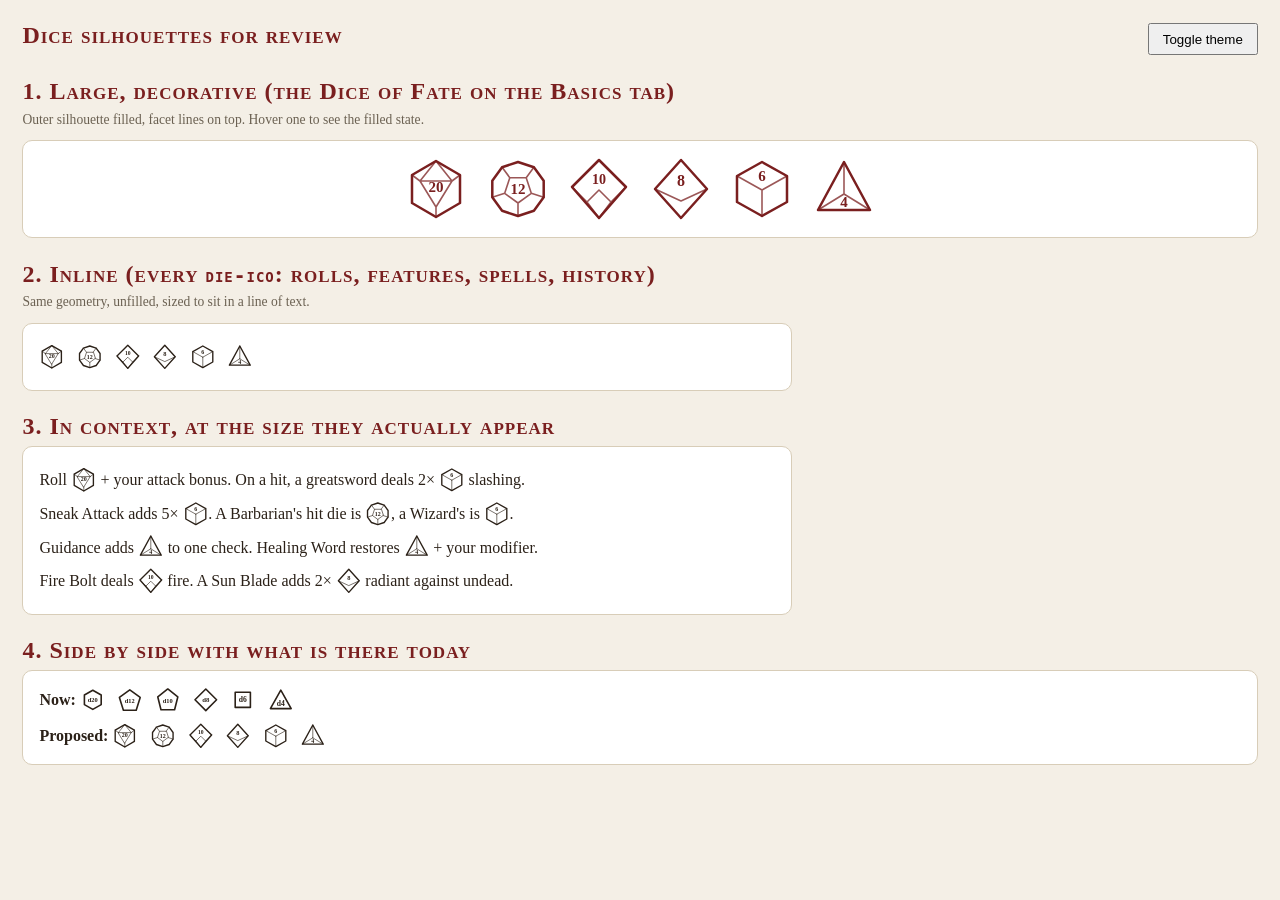
<file: Trash/dice-preview.html>
<!DOCTYPE html>
<html><head><meta charset="utf-8"><title>Dice silhouettes for review</title>
<style>
  :root { --accent:#7a1f1f; --card:#fff; --ink:#2b2118; --bg:#f4efe6; --line:#d8cdb8; --muted:#6b6152; }
  body.dark { --accent:#22c55e; --card:#202226; --ink:#e8eaed; --bg:#0e0f11; --line:#2a2d32; --muted:#9aa0a6; }
  body { margin:0; padding:1.4rem; background:var(--bg); color:var(--ink); font-family:Georgia,serif; }
  body.dark { font-family:"Segoe UI",system-ui,sans-serif; }
  h2 { color:var(--accent); font-variant:small-caps; letter-spacing:1px; margin:1.4rem 0 .4rem; }
  .note { color:var(--muted); font-size:.85rem; margin-bottom:.8rem; }
  .panel { background:var(--card); border:1px solid var(--line); border-radius:10px; padding:1rem; margin-bottom:1rem; }

  /* --- large decorative version (Dice of Fate) --- */
  .fate { display:flex; gap:1.1rem; justify-content:center; align-items:center; flex-wrap:wrap; }
  .fate svg { width:64px; height:64px; overflow:visible; }
  .fate svg .shape { fill:var(--card); stroke:var(--accent); stroke-width:2.5; stroke-linejoin:round; }
  .fate svg .facet { fill:none; stroke:var(--accent); stroke-width:1.6; stroke-linejoin:round; stroke-linecap:round; opacity:.75; }
  .fate svg text { fill:var(--accent); font-family:inherit; font-weight:bold; text-anchor:middle; }
  .fate svg:hover .shape { fill:var(--accent); }
  .fate svg:hover .facet { stroke:var(--card); opacity:.85; }
  .fate svg:hover text { fill:var(--card); }

  /* --- inline version (die-ico) --- */
  .ico { width:1.6em; height:1.6em; vertical-align:-.45em; display:inline-block; }
  .ico .shape { fill:none; stroke:currentColor; stroke-width:3.4; stroke-linejoin:round; }
  .ico .facet { fill:none; stroke:currentColor; stroke-width:2.4; stroke-linejoin:round; stroke-linecap:round; opacity:.65; }
  .ico text { fill:currentColor; stroke:none; font-weight:bold; text-anchor:middle; font-family:inherit; }
  .sizes span { margin-right:1.4rem; }
  .prose { line-height:2.1; max-width:46rem; }
  .old .shape { stroke-width:4; }
</style></head>
<body>
<div style="display:flex;justify-content:space-between;align-items:center">
  <h2 style="margin-top:0">Dice silhouettes for review</h2>
  <button onclick="document.body.classList.toggle('dark')" style="padding:.4rem .8rem">Toggle theme</button>
</div>

<h2>1. Large, decorative (the Dice of Fate on the Basics tab)</h2>
<div class="note">Outer silhouette filled, facet lines on top. Hover one to see the filled state.</div>
<div class="panel"><div class="fate" id="fateRow"></div></div>

<h2>2. Inline (every <code>die-ico</code>: rolls, features, spells, history)</h2>
<div class="note">Same geometry, unfilled, sized to sit in a line of text.</div>
<div class="panel prose" id="inlineRow"></div>

<h2>3. In context, at the size they actually appear</h2>
<div class="panel prose" id="contextRow"></div>

<h2>4. Side by side with what is there today</h2>
<div class="panel">
  <div style="margin-bottom:.6rem"><b>Now:</b> <span id="oldRow"></span></div>
  <div><b>Proposed:</b> <span id="newRow"></span></div>
</div>

<script>
// Each die: outer silhouette + internal facet lines, on a 64x64 grid.
const DICE = {
  4:  { shape:"M32 5 L58 53 L6 53 Z",
        facet:"M32 37 L32 5 M32 37 L6 53 M32 37 L58 53",
        y:50, f:15 },
  6:  { shape:"M32 5 L57 19 L57 45 L32 59 L7 45 L7 19 Z",
        facet:"M32 33 L7 19 M32 33 L57 19 M32 33 L32 59",
        y:24, f:15 },
  8:  { shape:"M32 3 L58 32 L32 61 L6 32 Z",
        facet:"M6 32 L32 44 L58 32",
        y:29, f:16 },
  10: { shape:"M32 3 L59 30 L32 61 L5 30 Z",
        facet:"M5 30 L20 45 L32 33 L44 45 L59 30 M20 45 L32 61 L44 45",
        y:27, f:14 },
  12: { shape:"M57.7 40.3 L47.9 53.8 L32 59 L16.1 53.8 L6.3 40.3 L6.3 23.7 L16.1 10.2 L32 5 L47.9 10.2 L57.7 23.7 Z",
        facet:"M45.3 36.3 L32 46 L18.7 36.3 L23.8 20.7 L40.2 20.7 Z"
             +"M45.3 36.3 L57.7 40.3 M32 46 L32 59 M18.7 36.3 L6.3 40.3 M23.8 20.7 L16.1 10.2 M40.2 20.7 L47.9 10.2",
        y:37, f:15 },
  20: { shape:"M32 4 L56 18 L56 46 L32 60 L8 46 L8 18 Z",
        facet:"M16 24 L48 24 L32 50 Z M32 4 L16 24 M32 4 L48 24 M16 24 L8 18 M48 24 L56 18 M32 50 L32 60",
        y:35, f:15 }
};
const ORDER = [20,12,10,8,6,4];

function svg(n, cls, extra) {
  const d = DICE[n];
  return `<svg class="${cls}" viewBox="0 0 64 64" role="img" aria-label="d${n}" ${extra||""}>
    <path class="shape" d="${d.shape}"/>
    <path class="facet" d="${d.facet}"/>
    <text x="32" y="${d.y}" font-size="${d.f}">${n}</text></svg>`;
}
// the old icons, for comparison
const OLD = {
  4:'<polygon points="32,8 58,54 6,54"/><text x="32" y="48" font-size="19">d4</text>',
  6:'<rect x="13" y="13" width="38" height="38"/><text x="32" y="38" font-size="19">d6</text>',
  8:'<polygon points="32,5 59,32 32,59 5,32"/><text x="32" y="38" font-size="17">d8</text>',
  10:'<polygon points="32,5 57,25 49,57 15,57 7,25"/><text x="32" y="41" font-size="16">d10</text>',
  12:'<polygon points="32,7 58,26 48,58 16,58 6,26"/><text x="32" y="41" font-size="16">d12</text>',
  20:'<polygon points="32,8 53,20 53,44 32,56 11,44 11,20"/><text x="32" y="38" font-size="16">d20</text>'
};

fateRow.innerHTML = ORDER.map(n=>svg(n,"fate-die")).join("");
inlineRow.innerHTML = ORDER.map(n=>svg(n,"ico")).join(" &nbsp; ");
contextRow.innerHTML =
  `Roll ${svg(20,"ico")} + your attack bonus. On a hit, a greatsword deals 2× ${svg(6,"ico")} slashing.<br>` +
  `Sneak Attack adds 5× ${svg(6,"ico")}. A Barbarian's hit die is ${svg(12,"ico")}, a Wizard's is ${svg(6,"ico")}.<br>` +
  `Guidance adds ${svg(4,"ico")} to one check. Healing Word restores ${svg(4,"ico")} + your modifier.<br>` +
  `Fire Bolt deals ${svg(10,"ico")} fire. A Sun Blade adds 2× ${svg(8,"ico")} radiant against undead.`;
oldRow.innerHTML = ORDER.map(n=>`<svg class="ico old" viewBox="0 0 64 64">${OLD[n]}</svg>`).join(" &nbsp; ");
document.querySelectorAll(".ico.old polygon, .ico.old rect").forEach(e=>{
  e.setAttribute("style","fill:none;stroke:currentColor;stroke-width:4;stroke-linejoin:round");
});
document.querySelectorAll(".ico.old text").forEach(e=>e.setAttribute("style","fill:currentColor;stroke:none;font-weight:bold;text-anchor:middle"));
newRow.innerHTML = ORDER.map(n=>svg(n,"ico")).join(" &nbsp; ");
</script>
</body></html>
</file>
